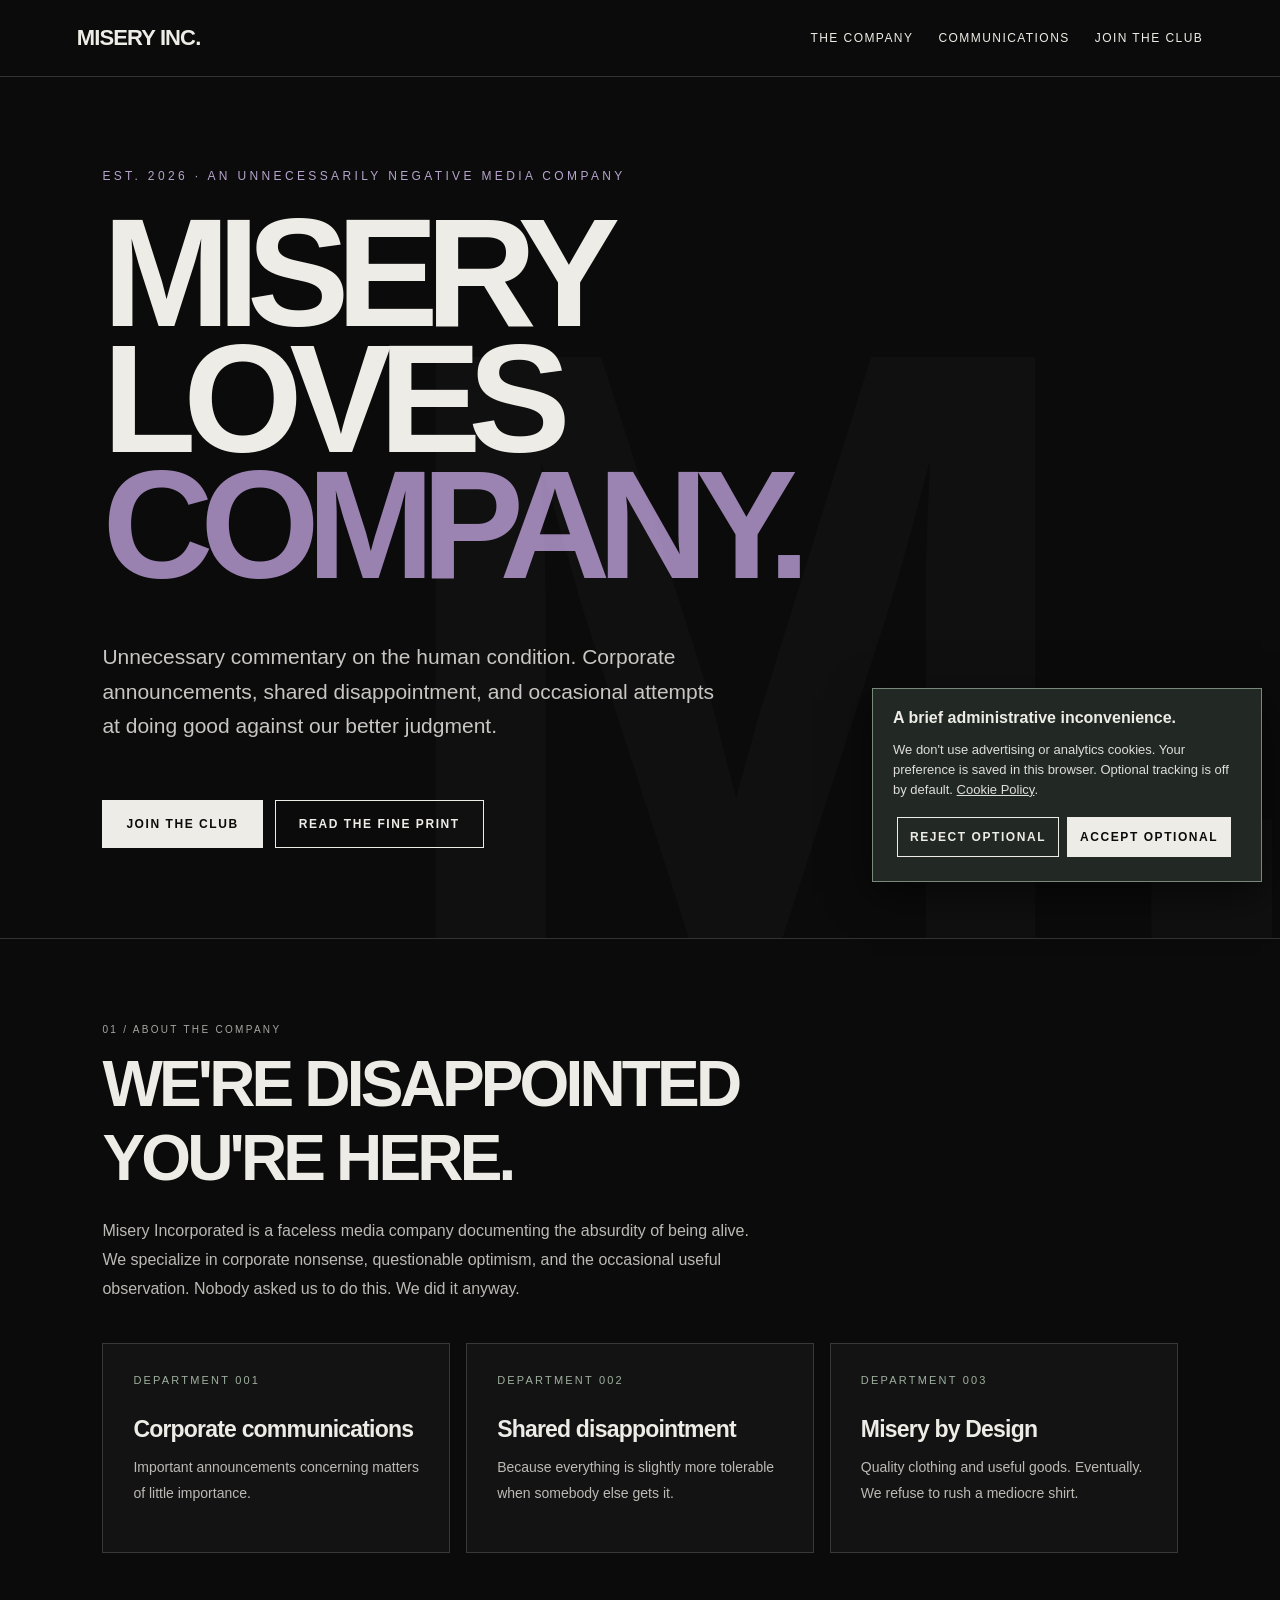
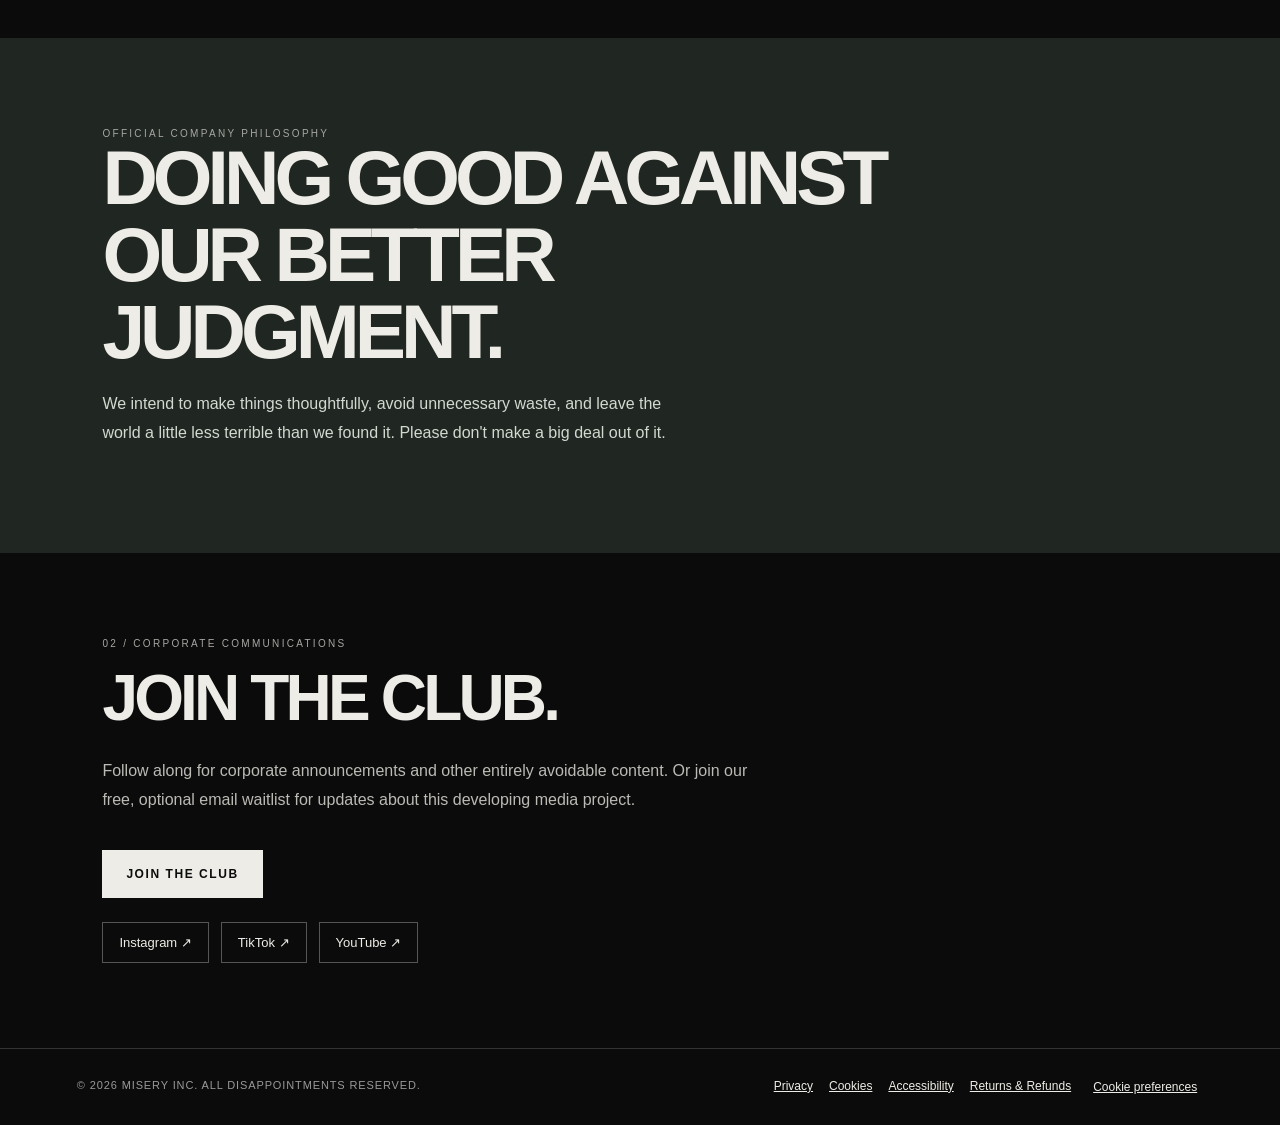
<file: index.html>
<!doctype html><html lang="en"><head><meta charset="utf-8"><meta name="viewport" content="width=device-width,initial-scale=1"><meta name="theme-color" content="#0b0b0b"><meta name="description" content="Misery Incorporated. An unnecessarily negative media company."><title>Misery Loves Company | Misery Inc.</title><link rel="stylesheet" href="style.css"></head><body><a class="skip" href="#main">Skip to main content</a><header><a class="logo" href="index.html" aria-label="Misery Incorporated home">MISERY INC.</a><nav aria-label="Main navigation"><a href="index.html#company">The company</a><a href="index.html#communications">Communications</a><a href="join.html">Join the Club</a></nav></header><main id="main"><section class="hero"><div class="eyebrow">Est. 2026 · An unnecessarily negative media company</div><h1>MISERY<br>LOVES <span>COMPANY.</span></h1><p>Unnecessary commentary on the human condition. Corporate announcements, shared disappointment, and occasional attempts at doing good against our better judgment.</p><div class="actions"><a class="btn primary" href="join.html">JOIN THE CLUB</a><a class="btn" href="#company">READ THE FINE PRINT</a></div></section>
<div class="divider"></div>
<section class="section" id="company"><div class="micro">01 / About the company</div><h2>WE'RE DISAPPOINTED<br>YOU'RE HERE.</h2><p>Misery Incorporated is a faceless media company documenting the absurdity of being alive. We specialize in corporate nonsense, questionable optimism, and the occasional useful observation. Nobody asked us to do this. We did it anyway.</p><div class="cards"><article class="card"><div class="number">DEPARTMENT 001</div><h3>Corporate communications</h3><p>Important announcements concerning matters of little importance.</p></article><article class="card"><div class="number">DEPARTMENT 002</div><h3>Shared disappointment</h3><p>Because everything is slightly more tolerable when somebody else gets it.</p></article><article class="card"><div class="number">DEPARTMENT 003</div><h3>Misery by Design</h3><p>Quality clothing and useful goods. Eventually. We refuse to rush a mediocre shirt.</p></article></div></section>
<section class="statement"><div class="micro">Official company philosophy</div><h2>DOING GOOD AGAINST OUR BETTER JUDGMENT.</h2><p>We intend to make things thoughtfully, avoid unnecessary waste, and leave the world a little less terrible than we found it. Please don't make a big deal out of it.</p></section>
<section class="section" id="communications"><div class="micro">02 / Corporate communications</div><h2>JOIN THE CLUB.</h2><p>Follow along for corporate announcements and other entirely avoidable content. Or join our free, optional email waitlist for updates about this developing media project.</p><div class="actions"><a class="btn primary" href="join.html">JOIN THE CLUB</a></div><div class="social"><a href="https://www.instagram.com/miseryinc.club/" target="_blank" rel="noopener noreferrer">Instagram ↗</a><a href="https://www.tiktok.com/@miseryinc.club" target="_blank" rel="noopener noreferrer">TikTok ↗</a><a href="https://www.youtube.com/@miseryincclub" target="_blank" rel="noopener noreferrer">YouTube ↗</a></div></section></main><footer><small>© <span data-year>2026</span> MISERY INC. ALL DISAPPOINTMENTS RESERVED.</small><div class="footlinks"><a href="privacy.html">Privacy</a><a href="cookies.html">Cookies</a><a href="accessibility.html">Accessibility</a><a href="returns.html">Returns &amp; Refunds</a><button type="button" class="ghost" data-open-preferences>Cookie preferences</button></div></footer><aside class="cookie-banner" id="cookie-banner" hidden aria-label="Cookie preferences"><strong>A brief administrative inconvenience.</strong><p>We don't use advertising or analytics cookies. Your preference is saved in this browser. Optional tracking is off by default. <a href="cookies.html">Cookie Policy</a>.</p><button class="btn" type="button" data-consent="reject">Reject optional</button><button class="btn primary" type="button" data-consent="accept">Accept optional</button></aside><script src="site.js" defer></script></body></html>
</file>
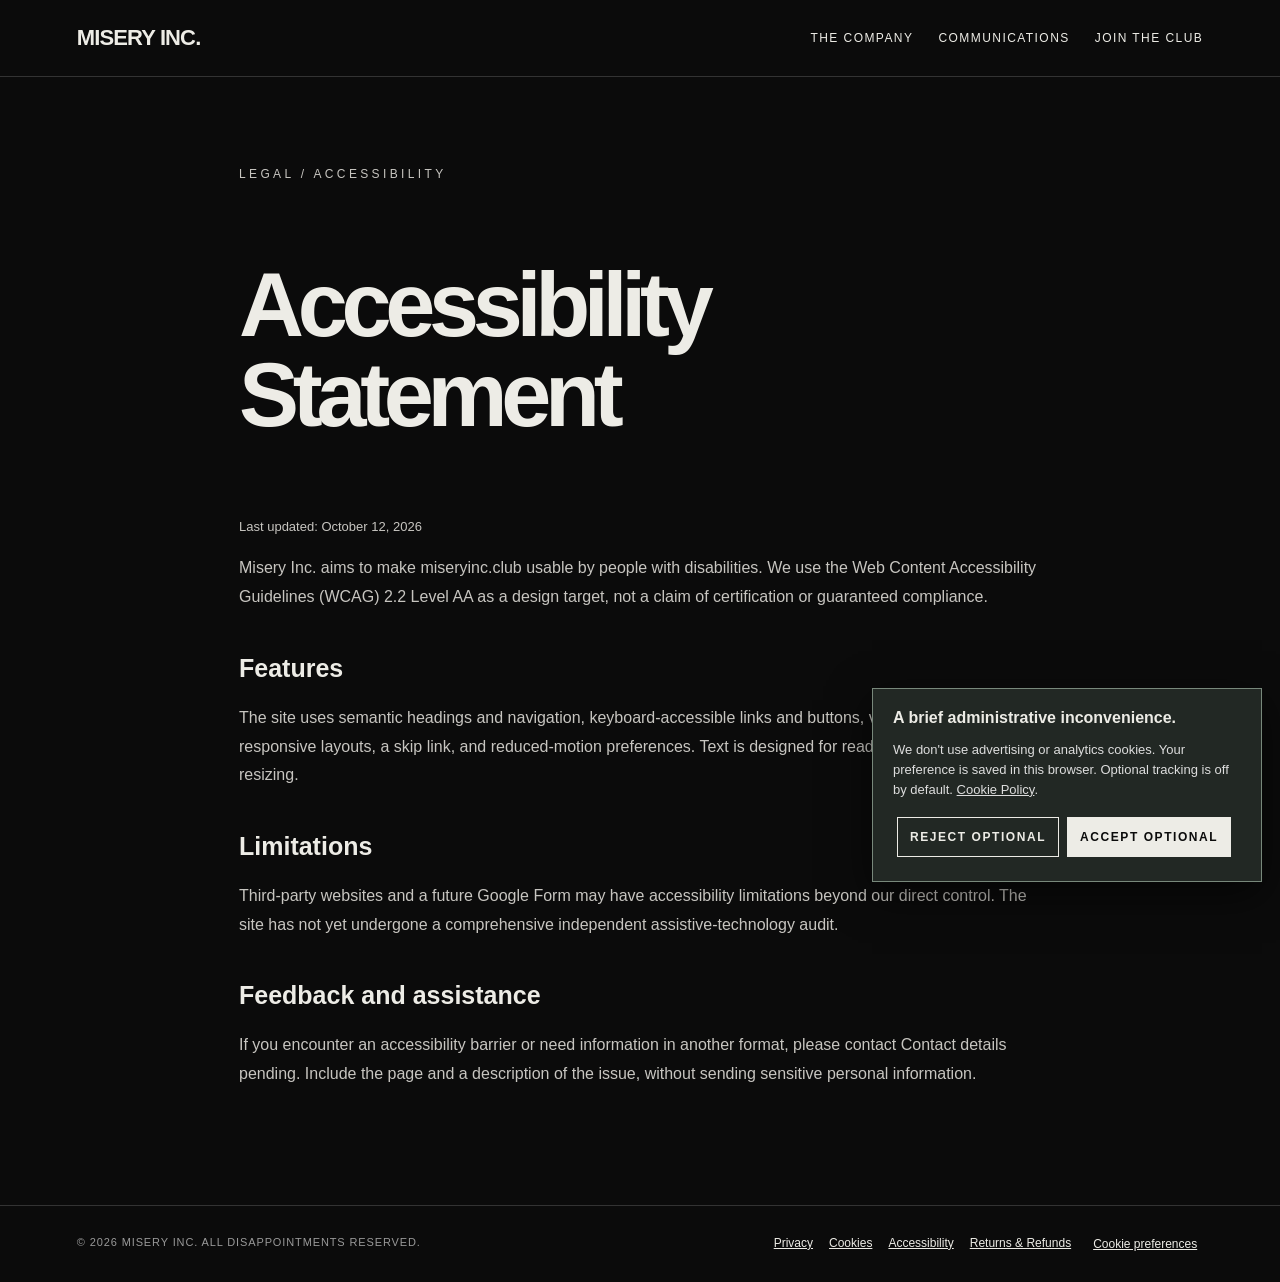
<file: accessibility.html>
<!doctype html><html lang="en"><head><meta charset="utf-8"><meta name="viewport" content="width=device-width,initial-scale=1"><meta name="theme-color" content="#0b0b0b"><meta name="description" content="Misery Incorporated. An unnecessarily negative media company."><title>Accessibility | Misery Inc.</title><link rel="stylesheet" href="style.css"></head><body><a class="skip" href="#main">Skip to main content</a><header><a class="logo" href="index.html" aria-label="Misery Incorporated home">MISERY INC.</a><nav aria-label="Main navigation"><a href="index.html#company">The company</a><a href="index.html#communications">Communications</a><a href="join.html">Join the Club</a></nav></header><main id="main"><section class="legal"><p class="eyebrow">Legal / Accessibility</p><h1>Accessibility Statement</h1><p class="small">Last updated: October 12, 2026</p><p>Misery Inc. aims to make miseryinc.club usable by people with disabilities. We use the Web Content Accessibility Guidelines (WCAG) 2.2 Level AA as a design target, not a claim of certification or guaranteed compliance.</p><h2>Features</h2><p>The site uses semantic headings and navigation, keyboard-accessible links and buttons, visible keyboard focus, responsive layouts, a skip link, and reduced-motion preferences. Text is designed for readable contrast and resizing.</p><h2>Limitations</h2><p>Third-party websites and a future Google Form may have accessibility limitations beyond our direct control. The site has not yet undergone a comprehensive independent assistive-technology audit.</p><h2>Feedback and assistance</h2><p>If you encounter an accessibility barrier or need information in another format, please contact <a data-contact>Contact details pending</a>. Include the page and a description of the issue, without sending sensitive personal information.</p></section></main><footer><small>© <span data-year>2026</span> MISERY INC. ALL DISAPPOINTMENTS RESERVED.</small><div class="footlinks"><a href="privacy.html">Privacy</a><a href="cookies.html">Cookies</a><a href="accessibility.html">Accessibility</a><a href="returns.html">Returns &amp; Refunds</a><button type="button" class="ghost" data-open-preferences>Cookie preferences</button></div></footer><aside class="cookie-banner" id="cookie-banner" hidden aria-label="Cookie preferences"><strong>A brief administrative inconvenience.</strong><p>We don't use advertising or analytics cookies. Your preference is saved in this browser. Optional tracking is off by default. <a href="cookies.html">Cookie Policy</a>.</p><button class="btn" type="button" data-consent="reject">Reject optional</button><button class="btn primary" type="button" data-consent="accept">Accept optional</button></aside><script src="site.js" defer></script></body></html>
</file>
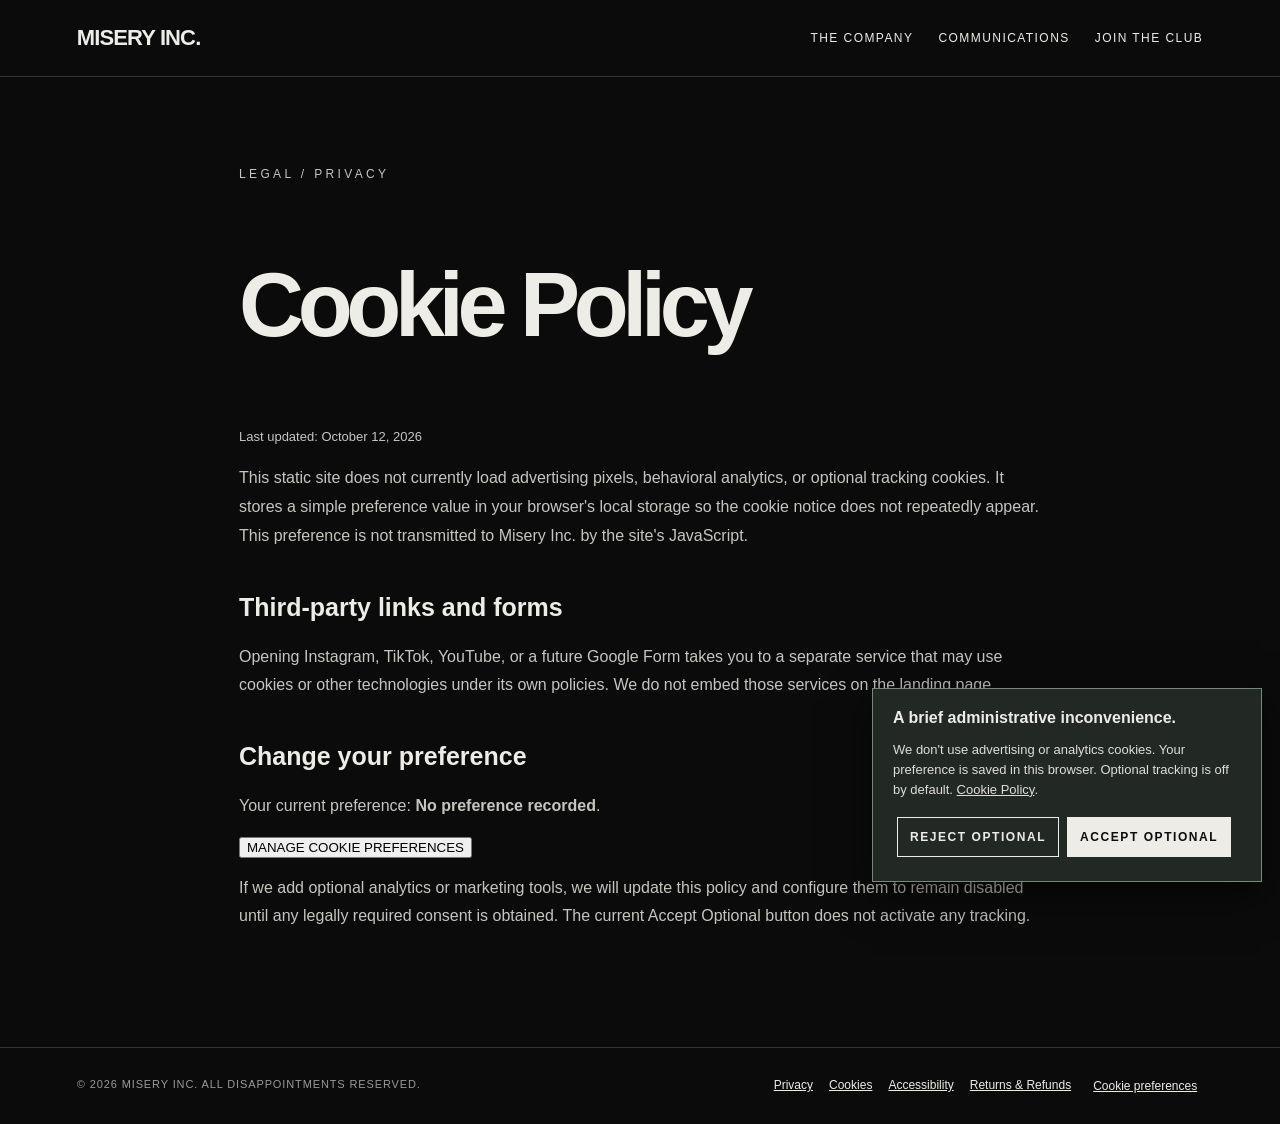
<file: cookies.html>
<!doctype html><html lang="en"><head><meta charset="utf-8"><meta name="viewport" content="width=device-width,initial-scale=1"><meta name="theme-color" content="#0b0b0b"><meta name="description" content="Misery Incorporated. An unnecessarily negative media company."><title>Cookies | Misery Inc.</title><link rel="stylesheet" href="style.css"></head><body><a class="skip" href="#main">Skip to main content</a><header><a class="logo" href="index.html" aria-label="Misery Incorporated home">MISERY INC.</a><nav aria-label="Main navigation"><a href="index.html#company">The company</a><a href="index.html#communications">Communications</a><a href="join.html">Join the Club</a></nav></header><main id="main"><section class="legal"><p class="eyebrow">Legal / Privacy</p><h1>Cookie Policy</h1><p class="small">Last updated: October 12, 2026</p><p>This static site does not currently load advertising pixels, behavioral analytics, or optional tracking cookies. It stores a simple preference value in your browser's local storage so the cookie notice does not repeatedly appear. This preference is not transmitted to Misery Inc. by the site's JavaScript.</p><h2>Third-party links and forms</h2><p>Opening Instagram, TikTok, YouTube, or a future Google Form takes you to a separate service that may use cookies or other technologies under its own policies. We do not embed those services on the landing page.</p><h2>Change your preference</h2><p>Your current preference: <strong data-consent-state>No preference recorded</strong>.</p><button type="button" data-open-preferences>MANAGE COOKIE PREFERENCES</button><p>If we add optional analytics or marketing tools, we will update this policy and configure them to remain disabled until any legally required consent is obtained. The current Accept Optional button does not activate any tracking.</p></section></main><footer><small>© <span data-year>2026</span> MISERY INC. ALL DISAPPOINTMENTS RESERVED.</small><div class="footlinks"><a href="privacy.html">Privacy</a><a href="cookies.html">Cookies</a><a href="accessibility.html">Accessibility</a><a href="returns.html">Returns &amp; Refunds</a><button type="button" class="ghost" data-open-preferences>Cookie preferences</button></div></footer><aside class="cookie-banner" id="cookie-banner" hidden aria-label="Cookie preferences"><strong>A brief administrative inconvenience.</strong><p>We don't use advertising or analytics cookies. Your preference is saved in this browser. Optional tracking is off by default. <a href="cookies.html">Cookie Policy</a>.</p><button class="btn" type="button" data-consent="reject">Reject optional</button><button class="btn primary" type="button" data-consent="accept">Accept optional</button></aside><script src="site.js" defer></script></body></html>
</file>
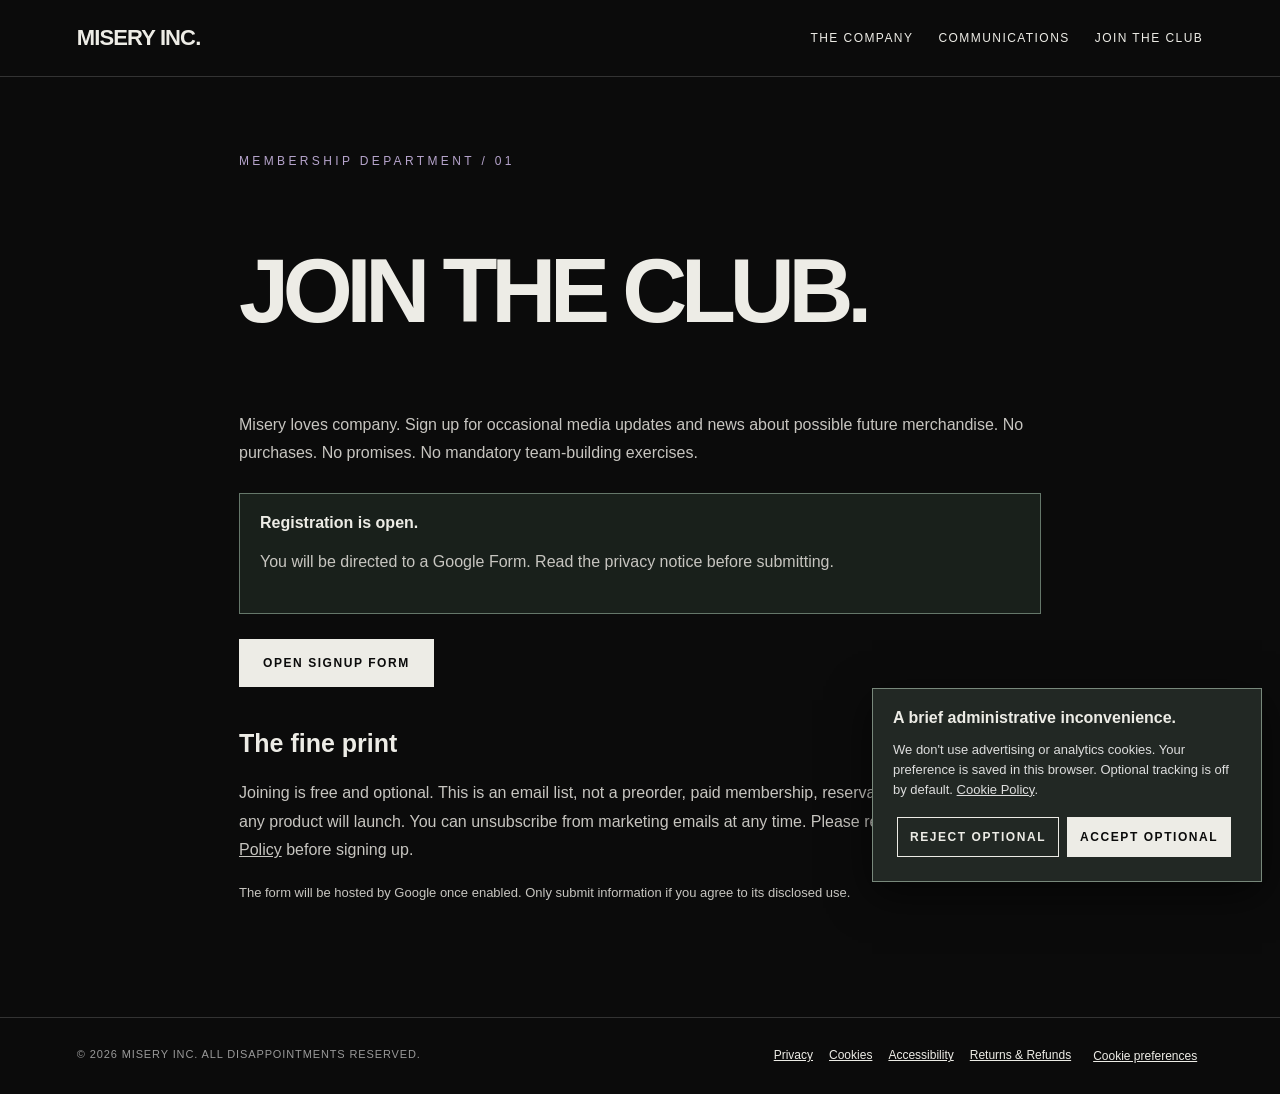
<file: join.html>
<!doctype html><html lang="en"><head><meta charset="utf-8"><meta name="viewport" content="width=device-width,initial-scale=1"><meta name="theme-color" content="#0b0b0b"><meta name="description" content="Misery Incorporated. An unnecessarily negative media company."><title>Join the Club | Misery Inc.</title><link rel="stylesheet" href="style.css"></head><body><a class="skip" href="#main">Skip to main content</a><header><a class="logo" href="index.html" aria-label="Misery Incorporated home">MISERY INC.</a><nav aria-label="Main navigation"><a href="index.html#company">The company</a><a href="index.html#communications">Communications</a><a href="join.html">Join the Club</a></nav></header><main id="main"><section class="legal"><div class="eyebrow">Membership department / 01</div><h1>JOIN THE CLUB.</h1><p>Misery loves company. Sign up for occasional media updates and news about possible future merchandise. No purchases. No promises. No mandatory team-building exercises.</p><div class="notice" id="form-status"><strong>Registration is not open yet.</strong><p>No personal information is collected on this website. The button will open an external Google Form after it is configured.</p></div><a class="btn primary" data-form-link aria-disabled="true">SIGNUP COMING SOON</a><h2>The fine print</h2><p>Joining is free and optional. This is an email list, not a preorder, paid membership, reservation, or guarantee that any product will launch. You can unsubscribe from marketing emails at any time. Please review our <a href="privacy.html">Privacy Policy</a> before signing up.</p><p class="small">The form will be hosted by Google once enabled. Only submit information if you agree to its disclosed use.</p></section></main><footer><small>© <span data-year>2026</span> MISERY INC. ALL DISAPPOINTMENTS RESERVED.</small><div class="footlinks"><a href="privacy.html">Privacy</a><a href="cookies.html">Cookies</a><a href="accessibility.html">Accessibility</a><a href="returns.html">Returns &amp; Refunds</a><button type="button" class="ghost" data-open-preferences>Cookie preferences</button></div></footer><aside class="cookie-banner" id="cookie-banner" hidden aria-label="Cookie preferences"><strong>A brief administrative inconvenience.</strong><p>We don't use advertising or analytics cookies. Your preference is saved in this browser. Optional tracking is off by default. <a href="cookies.html">Cookie Policy</a>.</p><button class="btn" type="button" data-consent="reject">Reject optional</button><button class="btn primary" type="button" data-consent="accept">Accept optional</button></aside><script src="site.js" defer></script></body></html>
</file>
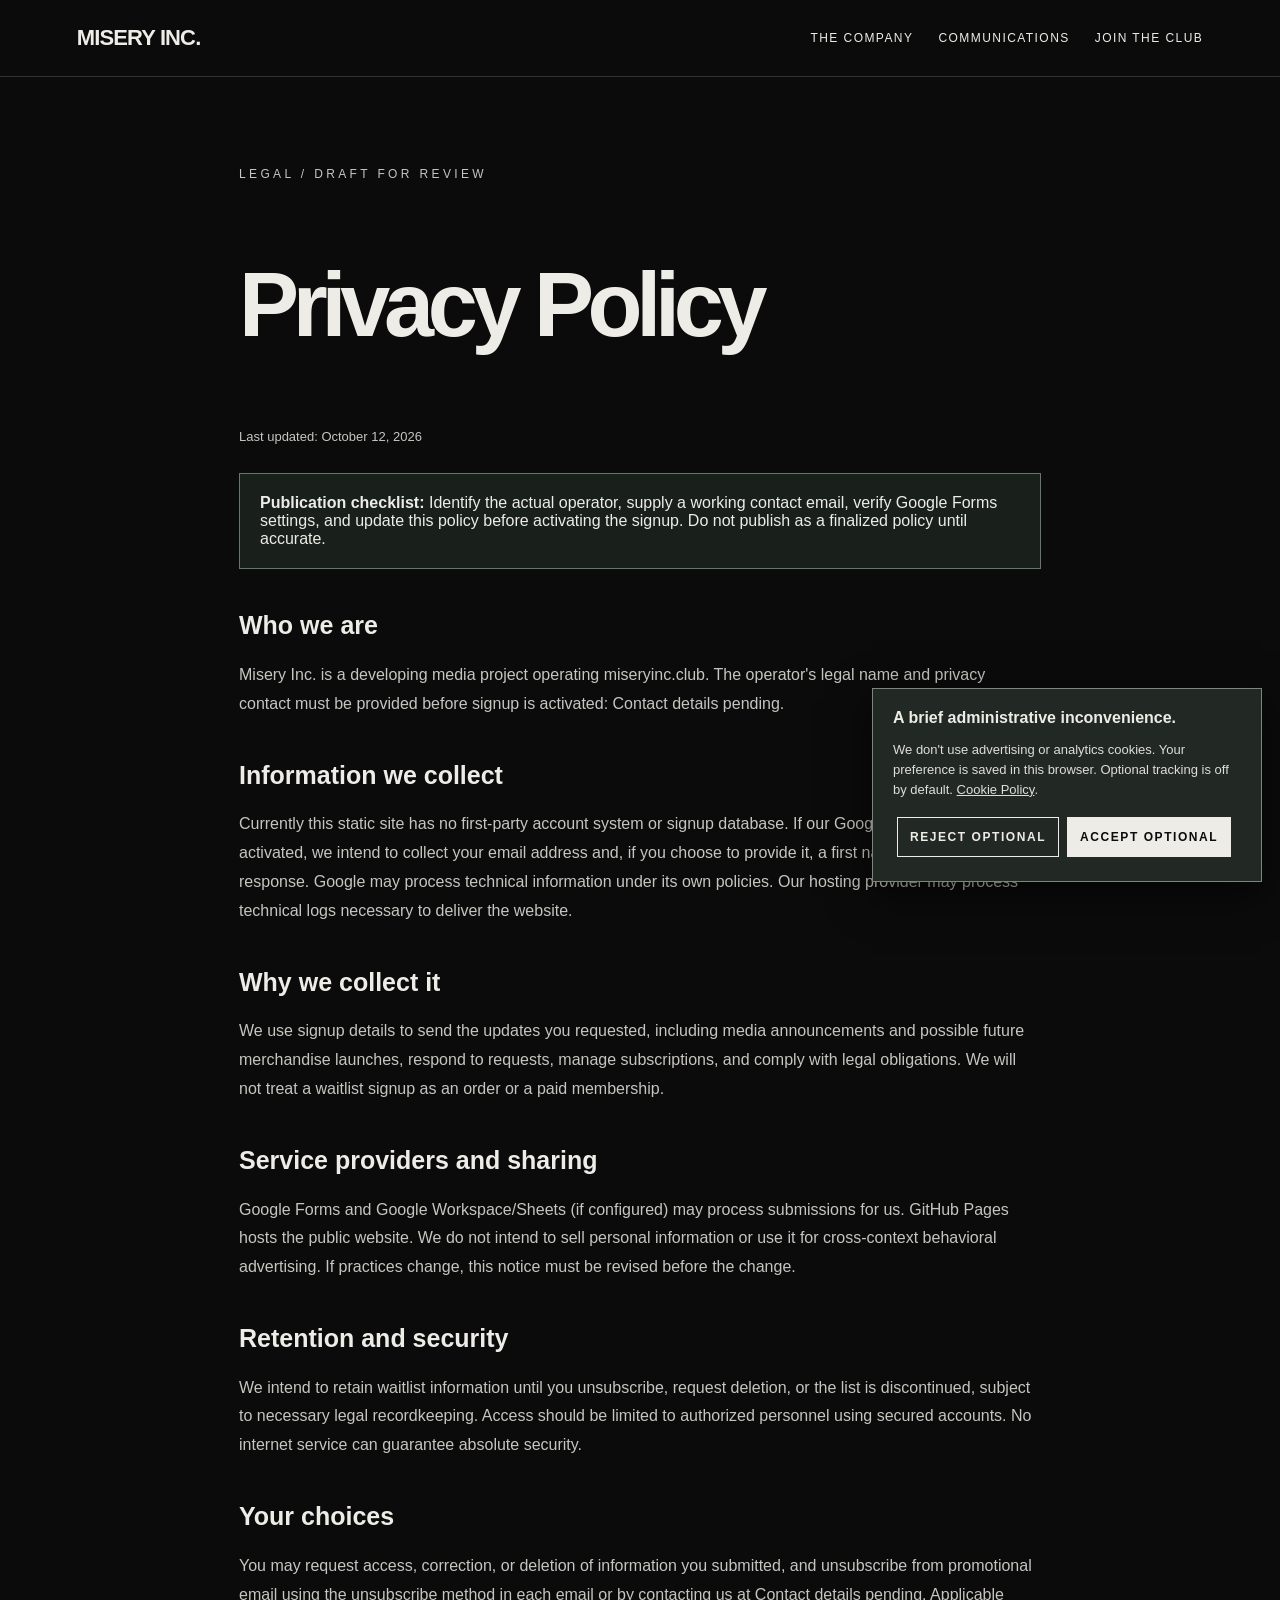
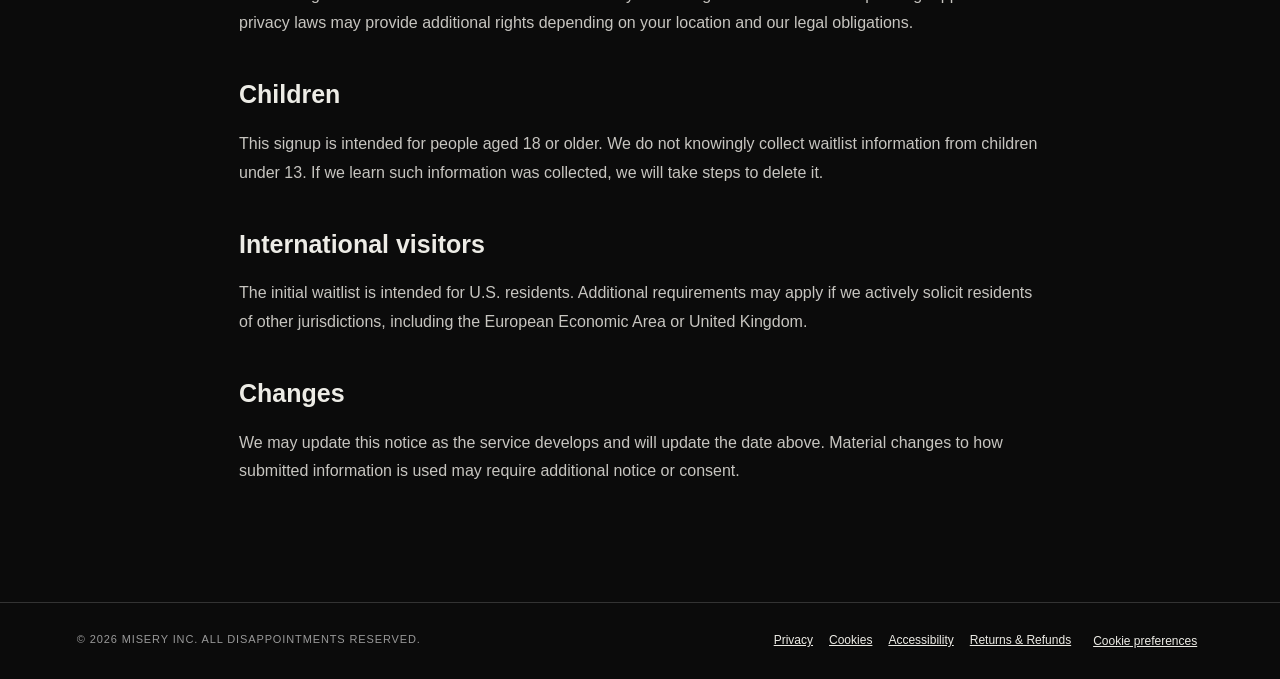
<file: privacy.html>
<!doctype html><html lang="en"><head><meta charset="utf-8"><meta name="viewport" content="width=device-width,initial-scale=1"><meta name="theme-color" content="#0b0b0b"><meta name="description" content="Misery Incorporated. An unnecessarily negative media company."><title>Privacy | Misery Inc.</title><link rel="stylesheet" href="style.css"></head><body><a class="skip" href="#main">Skip to main content</a><header><a class="logo" href="index.html" aria-label="Misery Incorporated home">MISERY INC.</a><nav aria-label="Main navigation"><a href="index.html#company">The company</a><a href="index.html#communications">Communications</a><a href="join.html">Join the Club</a></nav></header><main id="main"><section class="legal"><p class="eyebrow">Legal / Draft for review</p><h1>Privacy Policy</h1><p class="small">Last updated: October 12, 2026</p><div class="notice"><strong>Publication checklist:</strong> Identify the actual operator, supply a working contact email, verify Google Forms settings, and update this policy before activating the signup. Do not publish as a finalized policy until accurate.</div><h2>Who we are</h2><p>Misery Inc. is a developing media project operating miseryinc.club. The operator's legal name and privacy contact must be provided before signup is activated: <a data-contact>Contact details pending</a>.</p><h2>Information we collect</h2><p>Currently this static site has no first-party account system or signup database. If our Google Forms waitlist is activated, we intend to collect your email address and, if you choose to provide it, a first name and your consent response. Google may process technical information under its own policies. Our hosting provider may process technical logs necessary to deliver the website.</p><h2>Why we collect it</h2><p>We use signup details to send the updates you requested, including media announcements and possible future merchandise launches, respond to requests, manage subscriptions, and comply with legal obligations. We will not treat a waitlist signup as an order or a paid membership.</p><h2>Service providers and sharing</h2><p>Google Forms and Google Workspace/Sheets (if configured) may process submissions for us. GitHub Pages hosts the public website. We do not intend to sell personal information or use it for cross-context behavioral advertising. If practices change, this notice must be revised before the change.</p><h2>Retention and security</h2><p>We intend to retain waitlist information until you unsubscribe, request deletion, or the list is discontinued, subject to necessary legal recordkeeping. Access should be limited to authorized personnel using secured accounts. No internet service can guarantee absolute security.</p><h2>Your choices</h2><p>You may request access, correction, or deletion of information you submitted, and unsubscribe from promotional email using the unsubscribe method in each email or by contacting us at <a data-contact>Contact details pending</a>. Applicable privacy laws may provide additional rights depending on your location and our legal obligations.</p><h2>Children</h2><p>This signup is intended for people aged 18 or older. We do not knowingly collect waitlist information from children under 13. If we learn such information was collected, we will take steps to delete it.</p><h2>International visitors</h2><p>The initial waitlist is intended for U.S. residents. Additional requirements may apply if we actively solicit residents of other jurisdictions, including the European Economic Area or United Kingdom.</p><h2>Changes</h2><p>We may update this notice as the service develops and will update the date above. Material changes to how submitted information is used may require additional notice or consent.</p></section></main><footer><small>© <span data-year>2026</span> MISERY INC. ALL DISAPPOINTMENTS RESERVED.</small><div class="footlinks"><a href="privacy.html">Privacy</a><a href="cookies.html">Cookies</a><a href="accessibility.html">Accessibility</a><a href="returns.html">Returns &amp; Refunds</a><button type="button" class="ghost" data-open-preferences>Cookie preferences</button></div></footer><aside class="cookie-banner" id="cookie-banner" hidden aria-label="Cookie preferences"><strong>A brief administrative inconvenience.</strong><p>We don't use advertising or analytics cookies. Your preference is saved in this browser. Optional tracking is off by default. <a href="cookies.html">Cookie Policy</a>.</p><button class="btn" type="button" data-consent="reject">Reject optional</button><button class="btn primary" type="button" data-consent="accept">Accept optional</button></aside><script src="site.js" defer></script></body></html>
</file>
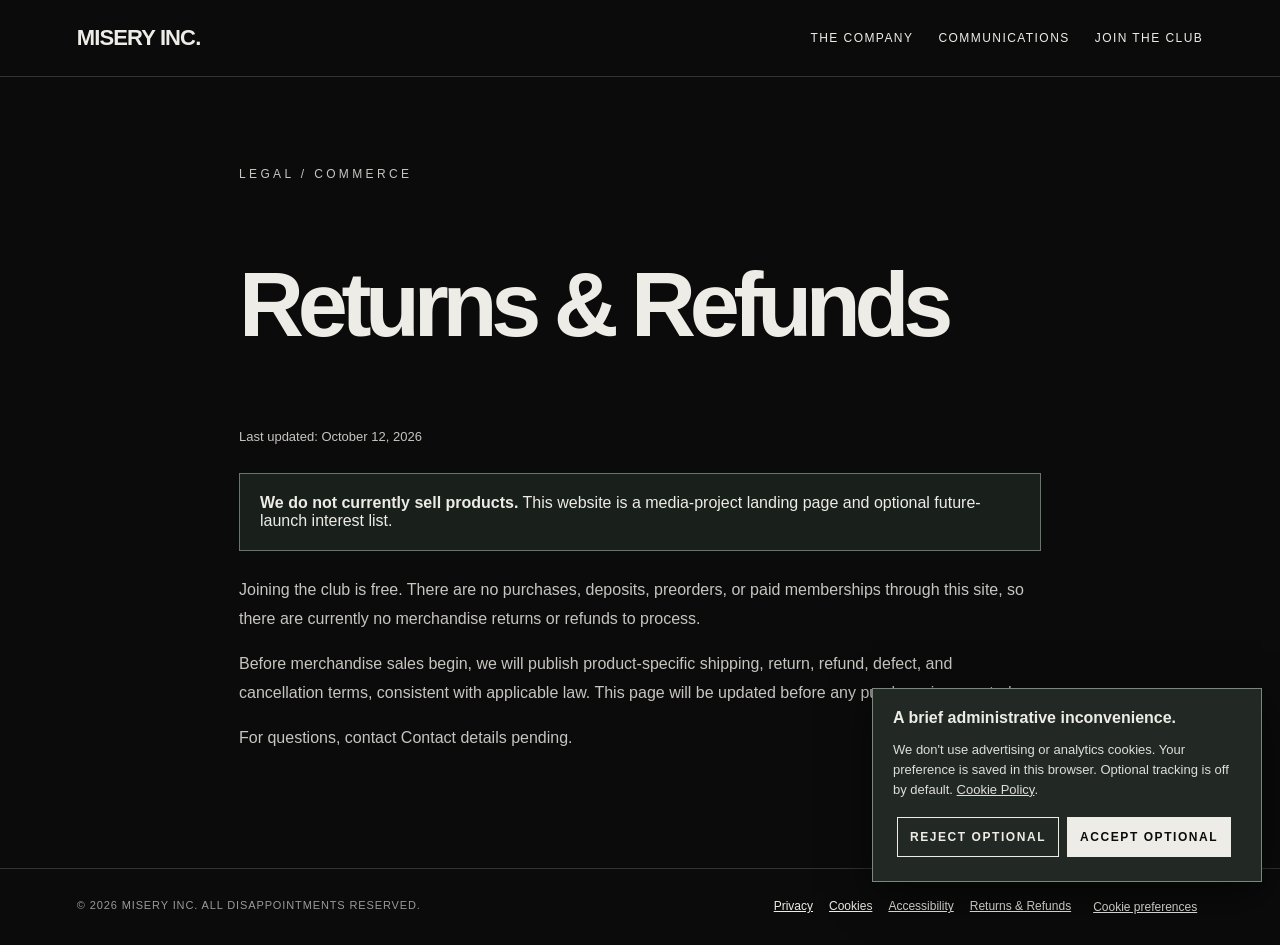
<file: returns.html>
<!doctype html><html lang="en"><head><meta charset="utf-8"><meta name="viewport" content="width=device-width,initial-scale=1"><meta name="theme-color" content="#0b0b0b"><meta name="description" content="Misery Incorporated. An unnecessarily negative media company."><title>Returns &Amp; Refunds | Misery Inc.</title><link rel="stylesheet" href="style.css"></head><body><a class="skip" href="#main">Skip to main content</a><header><a class="logo" href="index.html" aria-label="Misery Incorporated home">MISERY INC.</a><nav aria-label="Main navigation"><a href="index.html#company">The company</a><a href="index.html#communications">Communications</a><a href="join.html">Join the Club</a></nav></header><main id="main"><section class="legal"><p class="eyebrow">Legal / Commerce</p><h1>Returns & Refunds</h1><p class="small">Last updated: October 12, 2026</p><div class="notice"><strong>We do not currently sell products.</strong> This website is a media-project landing page and optional future-launch interest list.</div><p>Joining the club is free. There are no purchases, deposits, preorders, or paid memberships through this site, so there are currently no merchandise returns or refunds to process.</p><p>Before merchandise sales begin, we will publish product-specific shipping, return, refund, defect, and cancellation terms, consistent with applicable law. This page will be updated before any purchase is accepted.</p><p>For questions, contact <a data-contact>Contact details pending</a>.</p></section></main><footer><small>© <span data-year>2026</span> MISERY INC. ALL DISAPPOINTMENTS RESERVED.</small><div class="footlinks"><a href="privacy.html">Privacy</a><a href="cookies.html">Cookies</a><a href="accessibility.html">Accessibility</a><a href="returns.html">Returns &amp; Refunds</a><button type="button" class="ghost" data-open-preferences>Cookie preferences</button></div></footer><aside class="cookie-banner" id="cookie-banner" hidden aria-label="Cookie preferences"><strong>A brief administrative inconvenience.</strong><p>We don't use advertising or analytics cookies. Your preference is saved in this browser. Optional tracking is off by default. <a href="cookies.html">Cookie Policy</a>.</p><button class="btn" type="button" data-consent="reject">Reject optional</button><button class="btn primary" type="button" data-consent="accept">Accept optional</button></aside><script src="site.js" defer></script></body></html>
</file>
<file: style.css>
:root{--black:#0b0b0b;--bone:#edece6;--sage:#4b5a4f;--violet:#6b587e;--muted:#a7a6a2}*{box-sizing:border-box}html{scroll-behavior:smooth}body{margin:0;background:var(--black);color:var(--bone);font-family:Arial,Helvetica,sans-serif}a{color:inherit}header{display:flex;justify-content:space-between;align-items:center;padding:25px clamp(22px,6vw,90px);border-bottom:1px solid #333}header a{text-decoration:none}.logo{font-weight:900;letter-spacing:-.04em;font-size:22px}.micro{font-size:10px;letter-spacing:.23em;text-transform:uppercase;color:var(--muted)}nav{display:flex;gap:25px}nav a{font-size:12px;letter-spacing:.12em;text-transform:uppercase}.hero{min-height:78vh;display:flex;flex-direction:column;justify-content:center;align-items:flex-start;padding:90px clamp(22px,8vw,130px);position:relative;overflow:hidden}.hero:after{content:'M.';position:absolute;right:-4vw;bottom:-16vw;font-size:min(67vw,900px);font-weight:900;color:#ffffff05;pointer-events:none}.eyebrow{color:#b6a4cc;font-size:12px;letter-spacing:.28em;text-transform:uppercase}.hero h1{font-size:clamp(62px,12vw,178px);line-height:.82;letter-spacing:-.085em;margin:25px 0 30px;max-width:1100px;font-weight:900}.hero h1 span{color:#9982b0}.hero p{font-size:clamp(16px,2vw,21px);line-height:1.65;max-width:620px;color:#c8c6c2}.actions{display:flex;flex-wrap:wrap;gap:12px;margin-top:35px}.btn{display:inline-block;text-decoration:none;padding:16px 23px;border:1px solid var(--bone);font-size:12px;font-weight:bold;letter-spacing:.13em;text-transform:uppercase;transition:.2s}.btn.primary{background:var(--bone);color:var(--black)}.btn:hover{background:var(--violet);border-color:var(--violet);color:white}.divider{height:1px;background:#333}.section{padding:85px clamp(22px,8vw,130px)}.section h2{font-size:clamp(34px,5vw,66px);letter-spacing:-.06em;margin:12px 0 22px}.section p{max-width:650px;color:#bcbab5;line-height:1.8}.cards{display:grid;grid-template-columns:repeat(3,1fr);gap:16px;margin-top:40px}.card{border:1px solid #383838;padding:30px;min-height:210px;background:#131313}.card .number{color:#9eb09f;font-size:11px;letter-spacing:.2em}.card h3{font-size:23px;letter-spacing:-.035em;margin:30px 0 12px}.card p{font-size:14px;margin:0}.statement{background:#202621;padding:90px clamp(22px,8vw,130px)}.statement h2{font-size:clamp(38px,6vw,80px);line-height:1;letter-spacing:-.065em;max-width:850px;margin:0 0 20px}.statement p{max-width:600px;line-height:1.8;color:#d2d9d1}.social{display:flex;flex-wrap:wrap;gap:12px;margin-top:24px}.social a{padding:12px 16px;border:1px solid #555;text-decoration:none;font-size:13px}.social a:hover{border-color:var(--bone)}footer{padding:30px clamp(22px,6vw,90px);border-top:1px solid #333;display:flex;justify-content:space-between;gap:20px;flex-wrap:wrap}footer small{color:#999;font-size:11px;letter-spacing:.08em}@media(max-width:720px){nav{gap:13px}nav a{font-size:10px}.cards{grid-template-columns:1fr}.hero{min-height:70vh}.hero h1{font-size:clamp(60px,14vw,110px)}.section,.statement{padding-top:65px;padding-bottom:65px}}

:focus-visible{outline:3px solid #c5a7e1;outline-offset:4px} .skip{position:absolute;left:12px;top:-100px;background:var(--bone);color:var(--black);padding:12px;z-index:30}.skip:focus{top:12px} .legal{max-width:850px;margin:auto;padding:75px 24px 100px}.legal h1{font-size:clamp(46px,8vw,90px);line-height:1;letter-spacing:-.07em}.legal h2{margin-top:42px;font-size:25px}.legal p,.legal li{line-height:1.8;color:#c7c5c0}.notice{border:1px solid #65776a;background:#19201b;padding:20px;margin:25px 0}.footlinks{display:flex;flex-wrap:wrap;gap:16px}.footlinks a,.footlinks button{font-size:12px;color:var(--bone)}.ghost{border:0;background:none;text-decoration:underline;cursor:pointer;font:inherit}.cookie-banner{position:fixed;bottom:18px;right:18px;max-width:390px;background:#222824;border:1px solid #78887b;box-shadow:0 12px 40px #0009;padding:20px;z-index:20}.cookie-banner[hidden]{display:none}.cookie-banner p{font-size:13px;line-height:1.55;color:#ddd}.cookie-banner .btn{background:none;color:var(--bone);cursor:pointer;margin:4px;padding:12px}.cookie-banner .btn.primary{background:var(--bone);color:var(--black)}.small{font-size:13px;color:#aaa;line-height:1.7}.btn[aria-disabled="true"]{opacity:.55;cursor:not-allowed}.eyebrow{line-height:1.6}@media(prefers-reduced-motion:reduce){html{scroll-behavior:auto}*,*:before,*:after{transition:none!important;animation:none!important}}@media(max-width:560px){header{align-items:flex-start;gap:16px;flex-wrap:wrap}.cookie-banner{left:12px;right:12px;bottom:12px;max-width:none}.hero h1{font-size:clamp(55px,13vw,85px)}nav{flex-wrap:wrap}}
</file>
